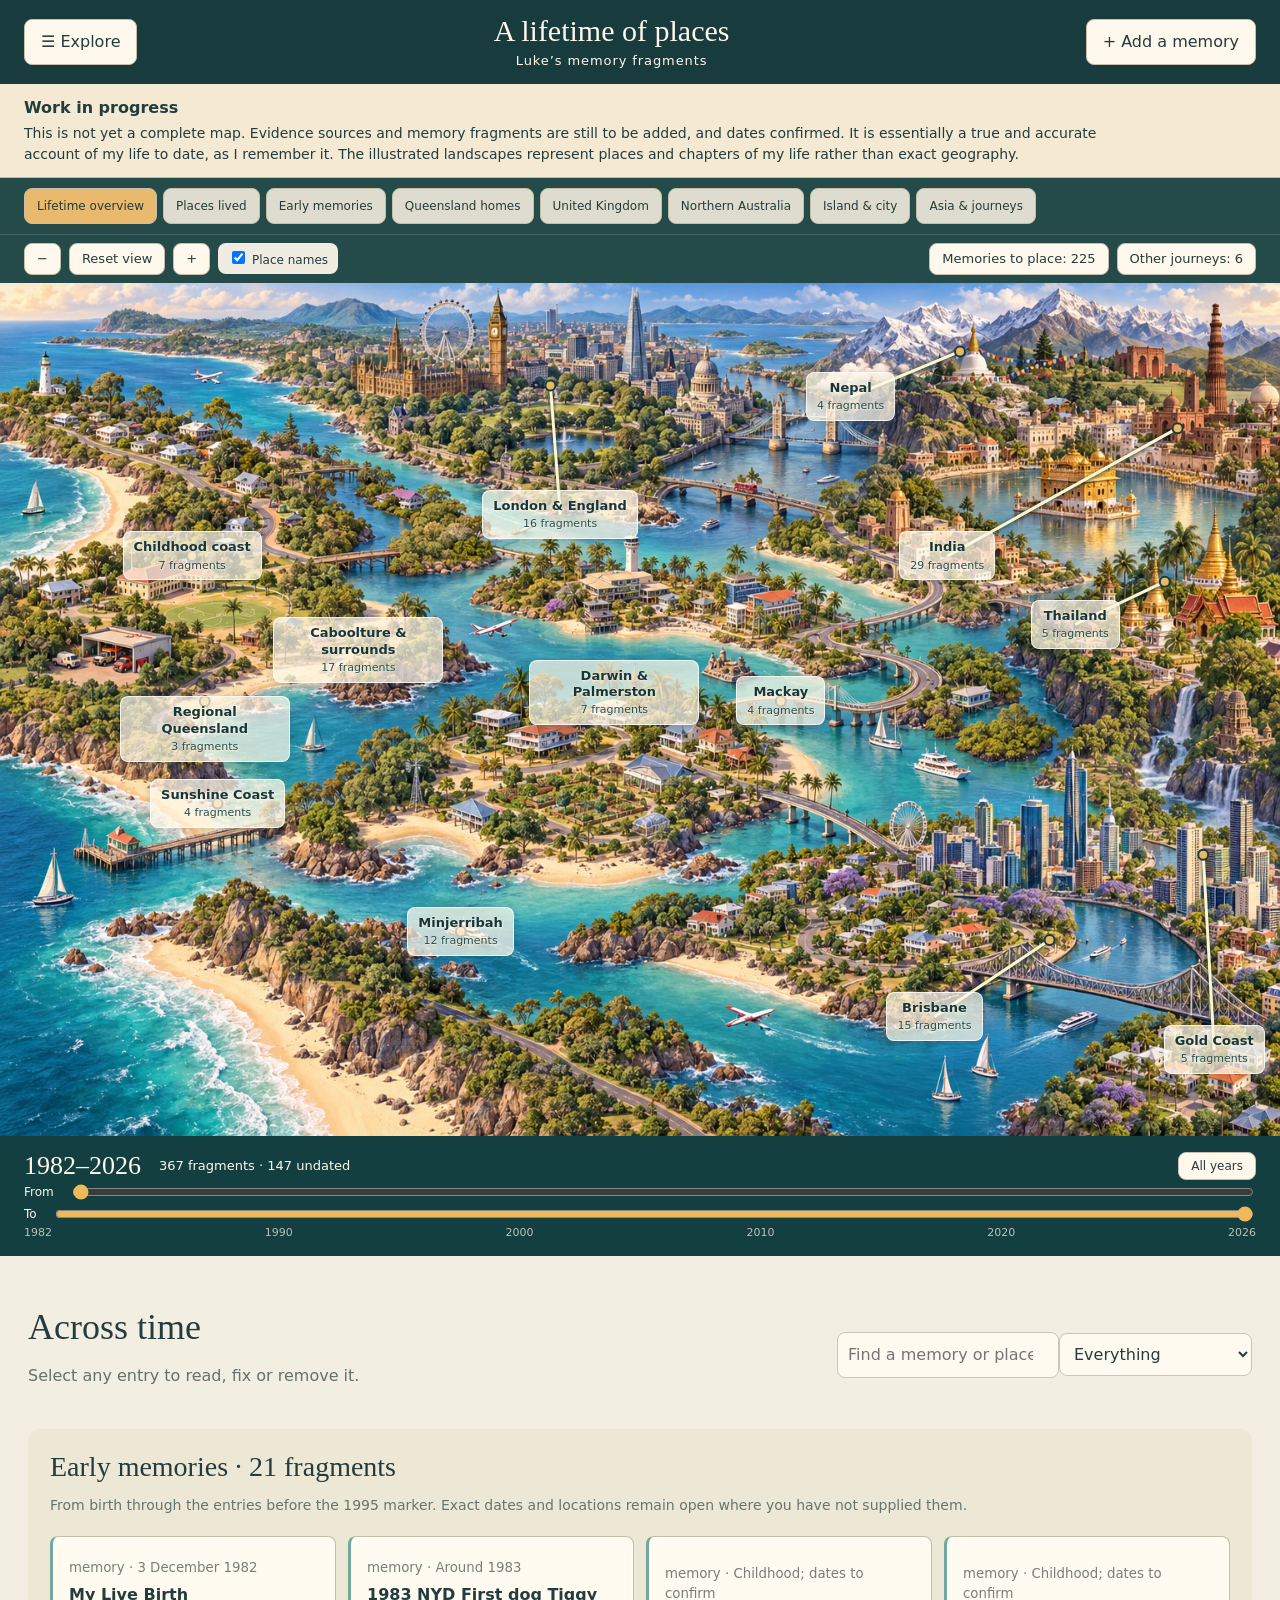
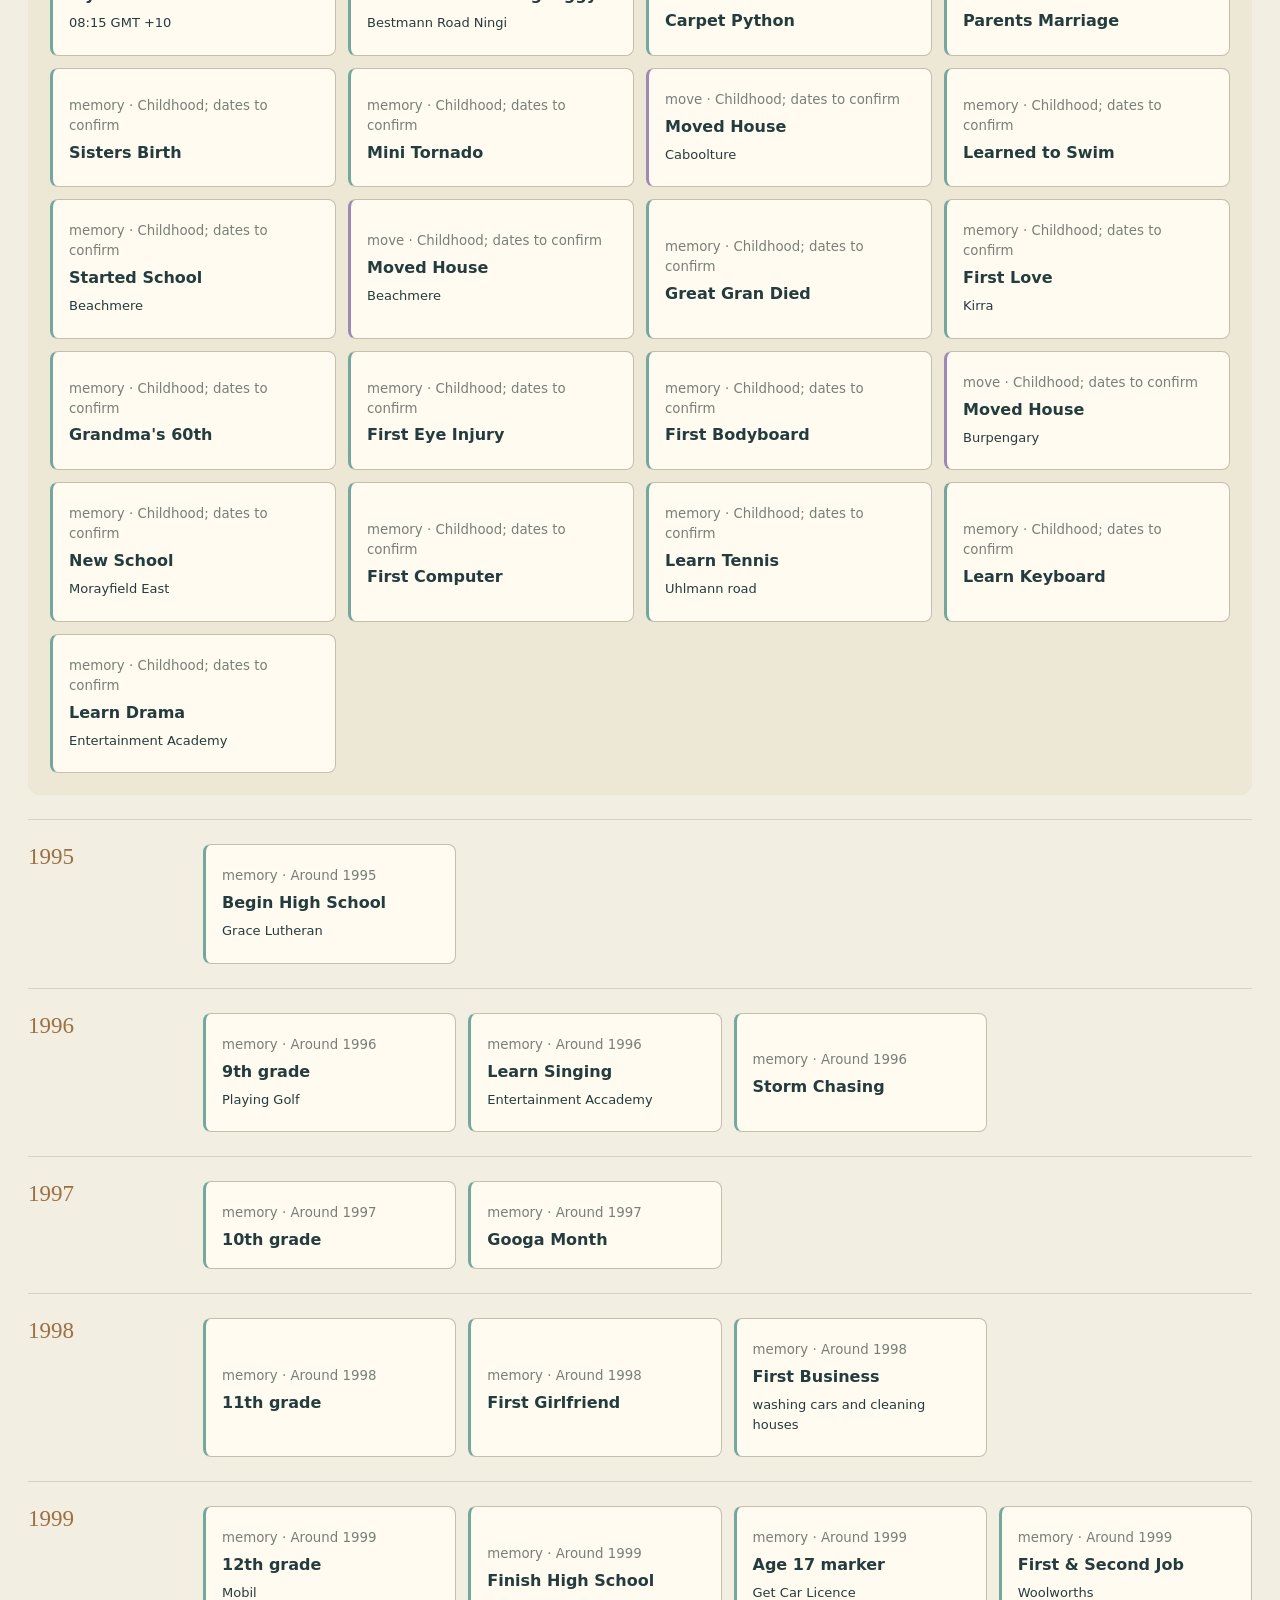
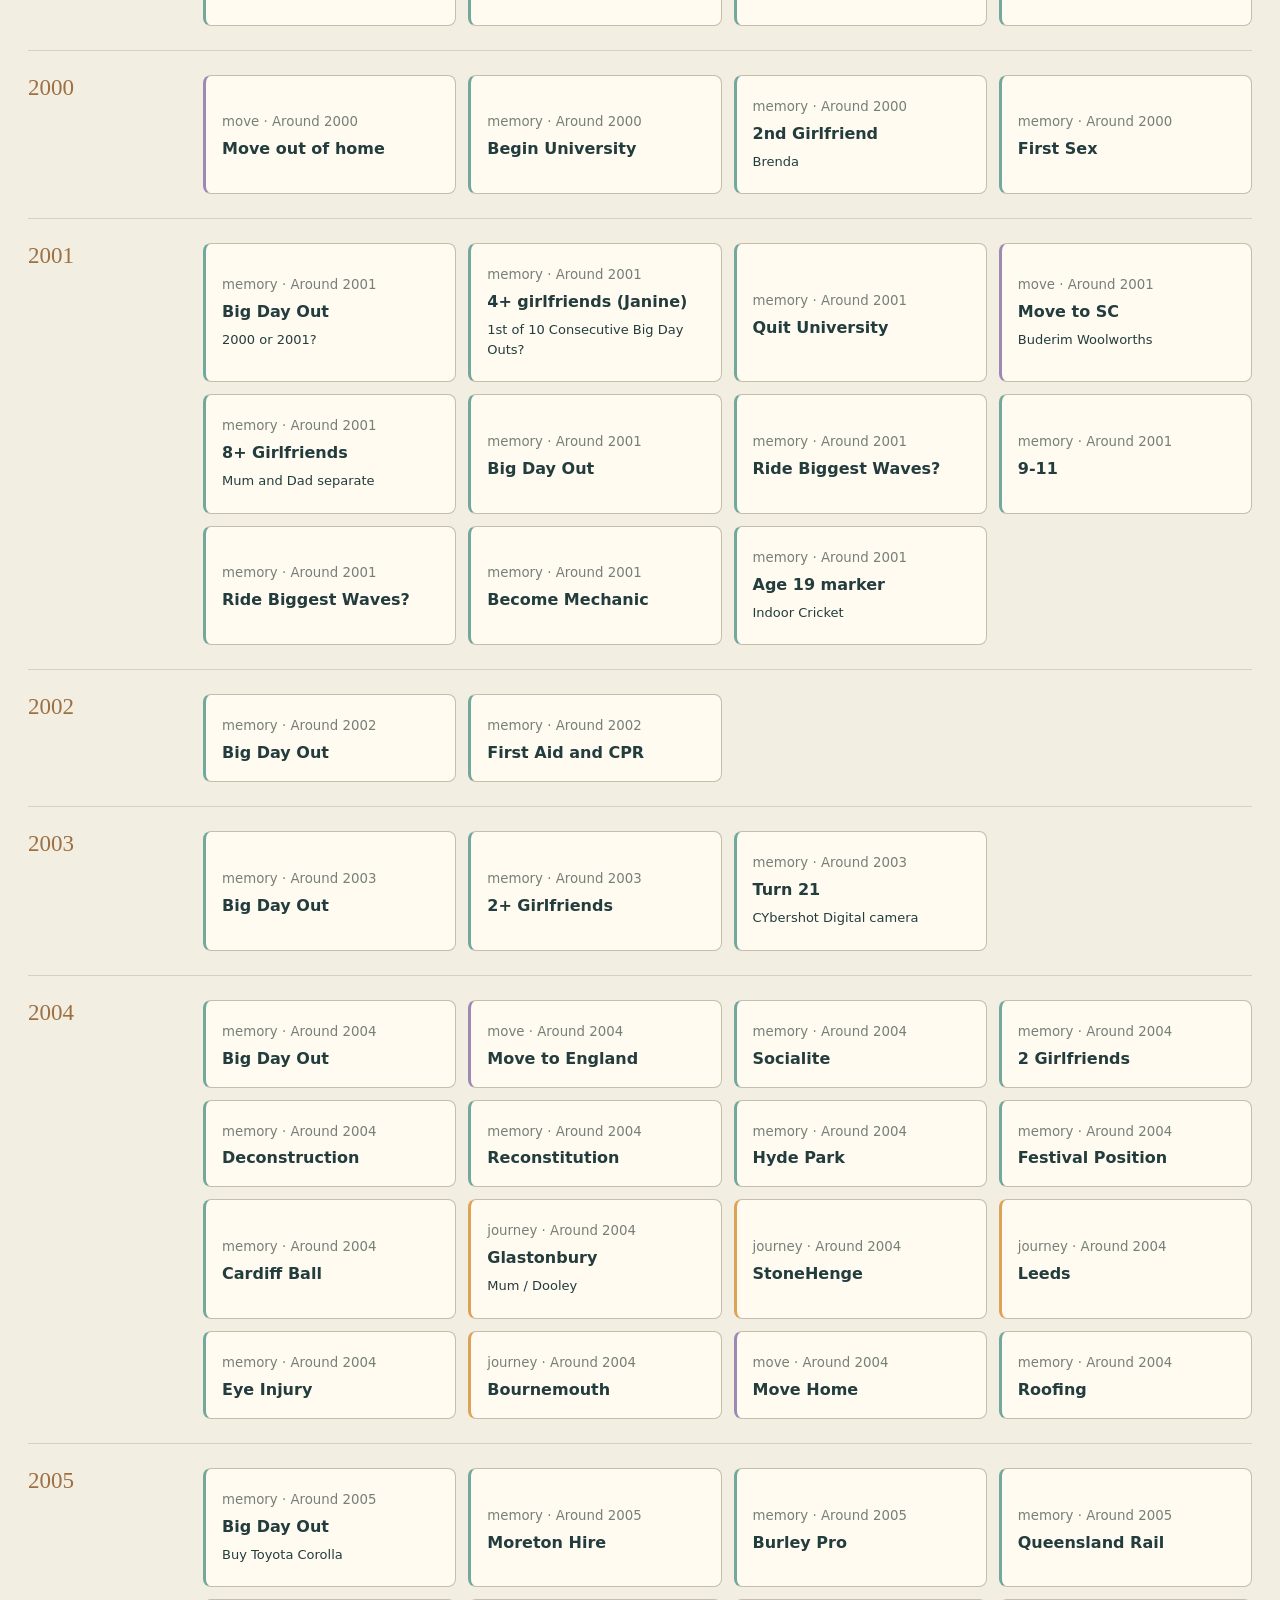
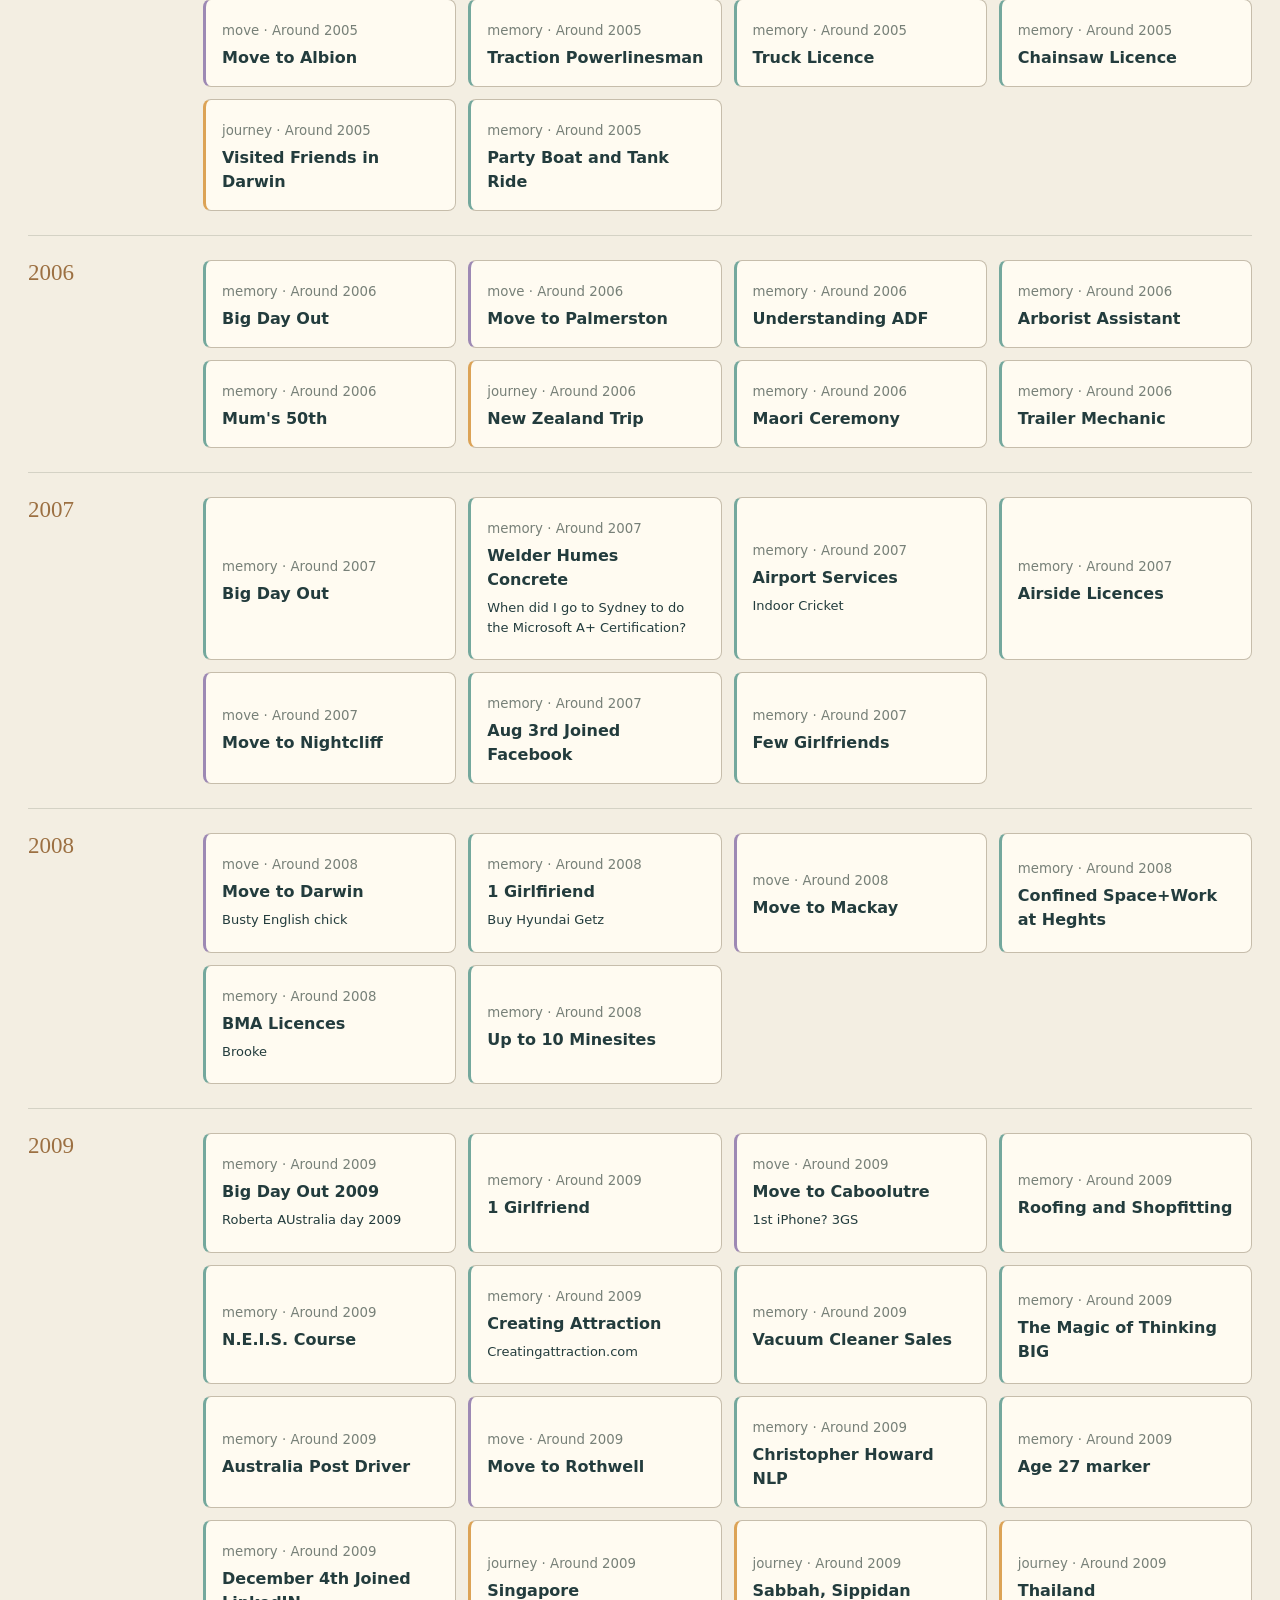
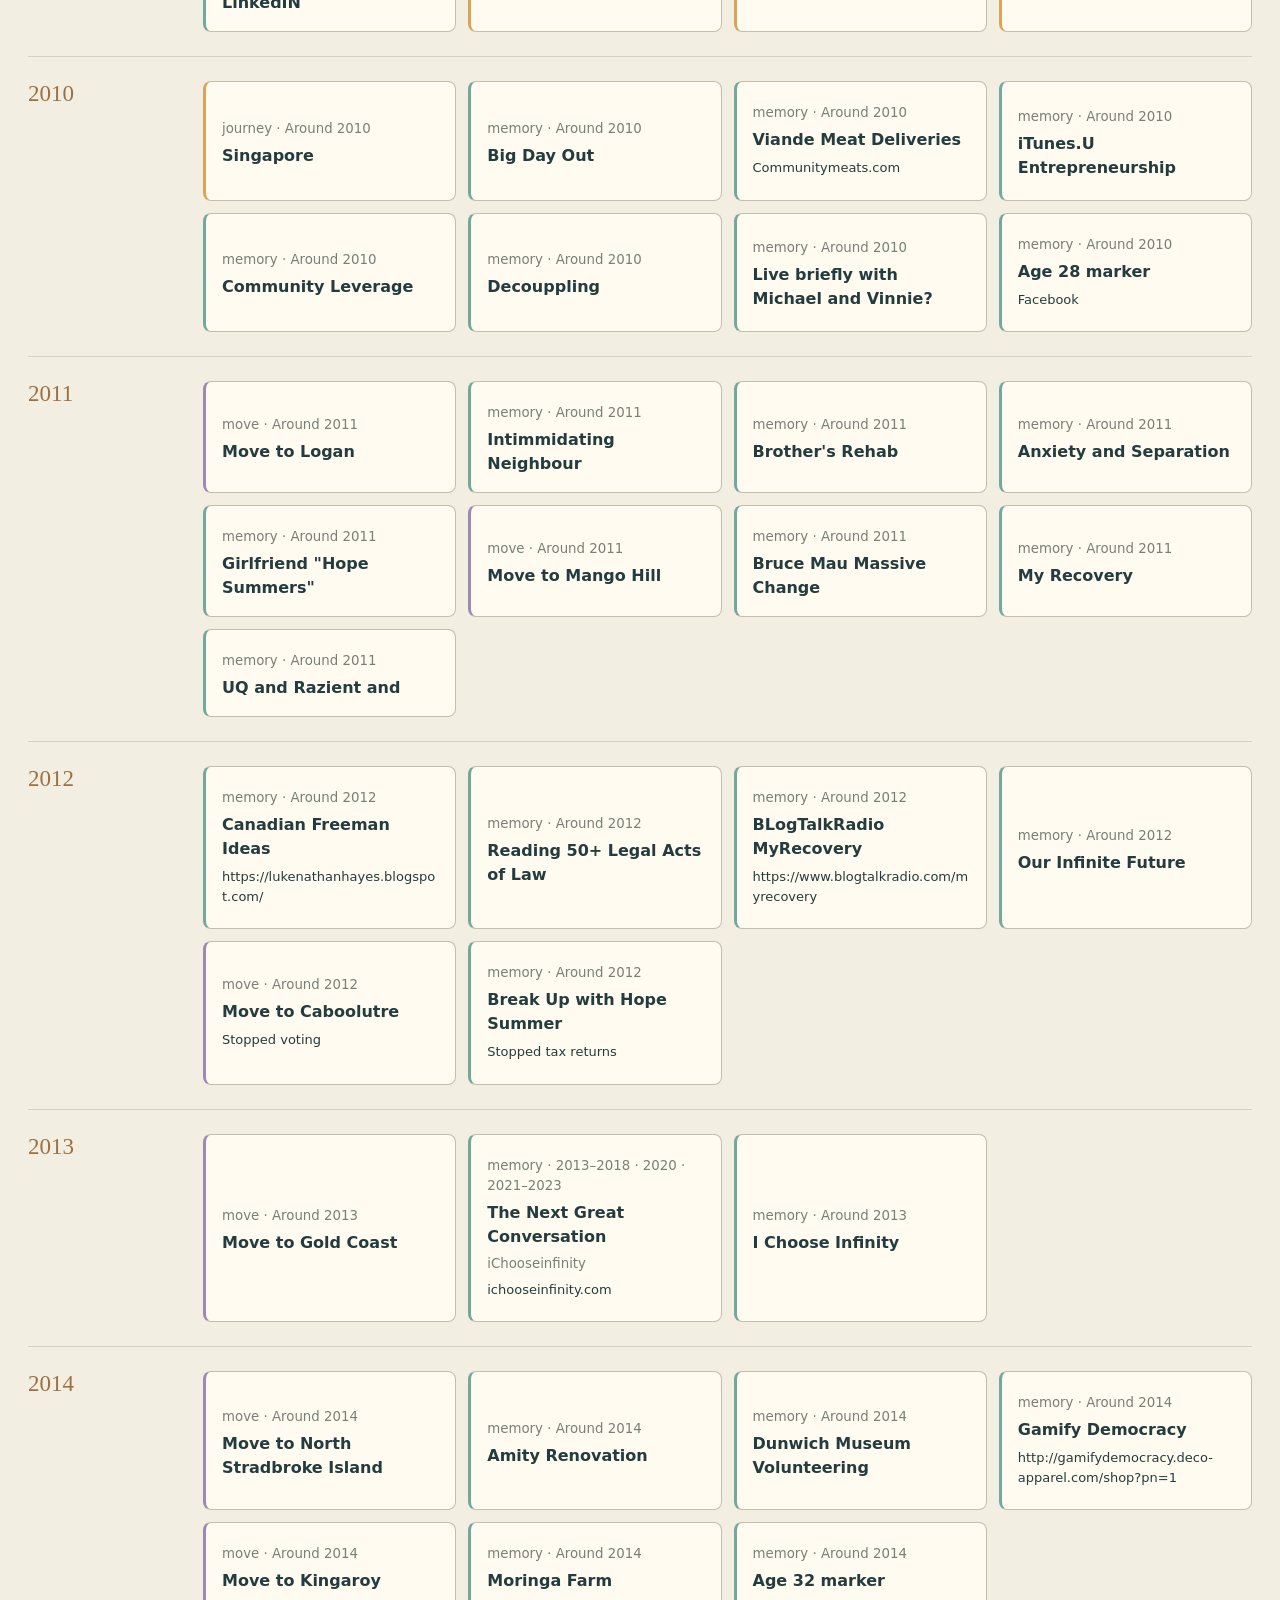
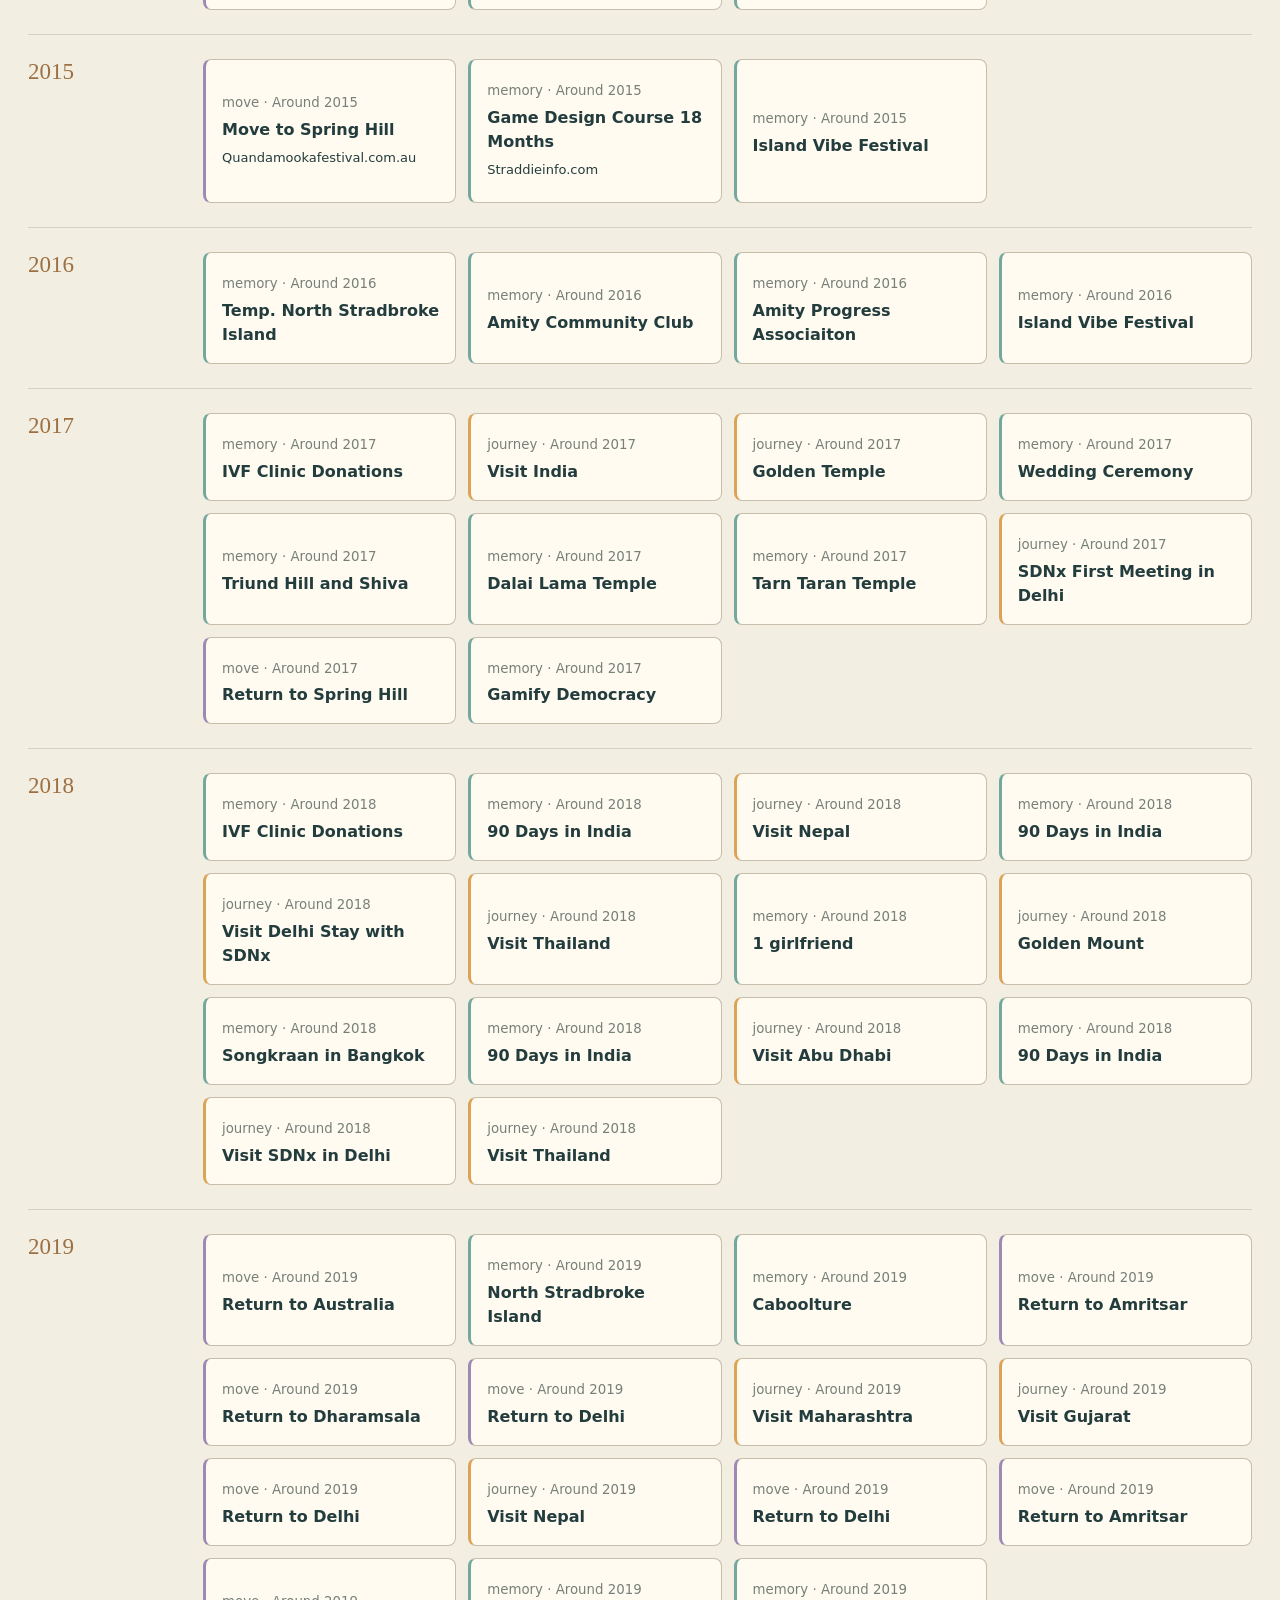
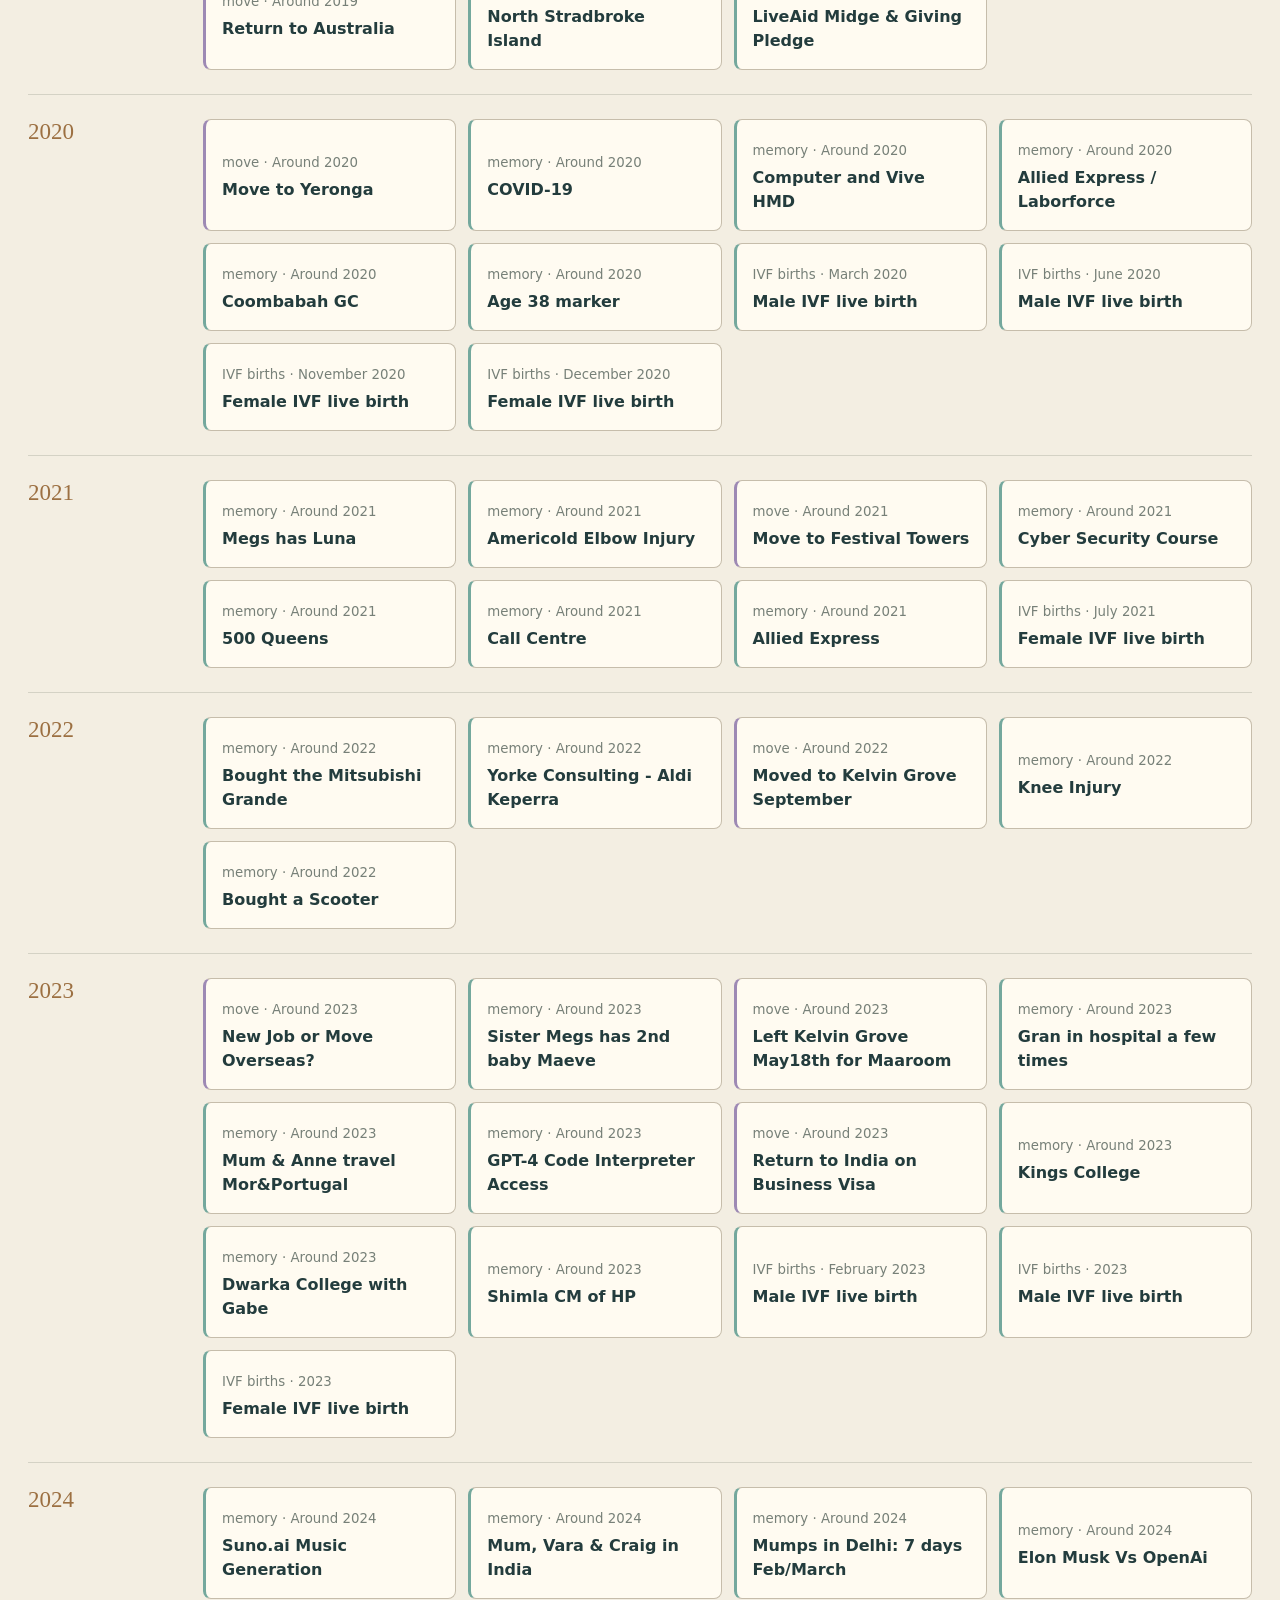
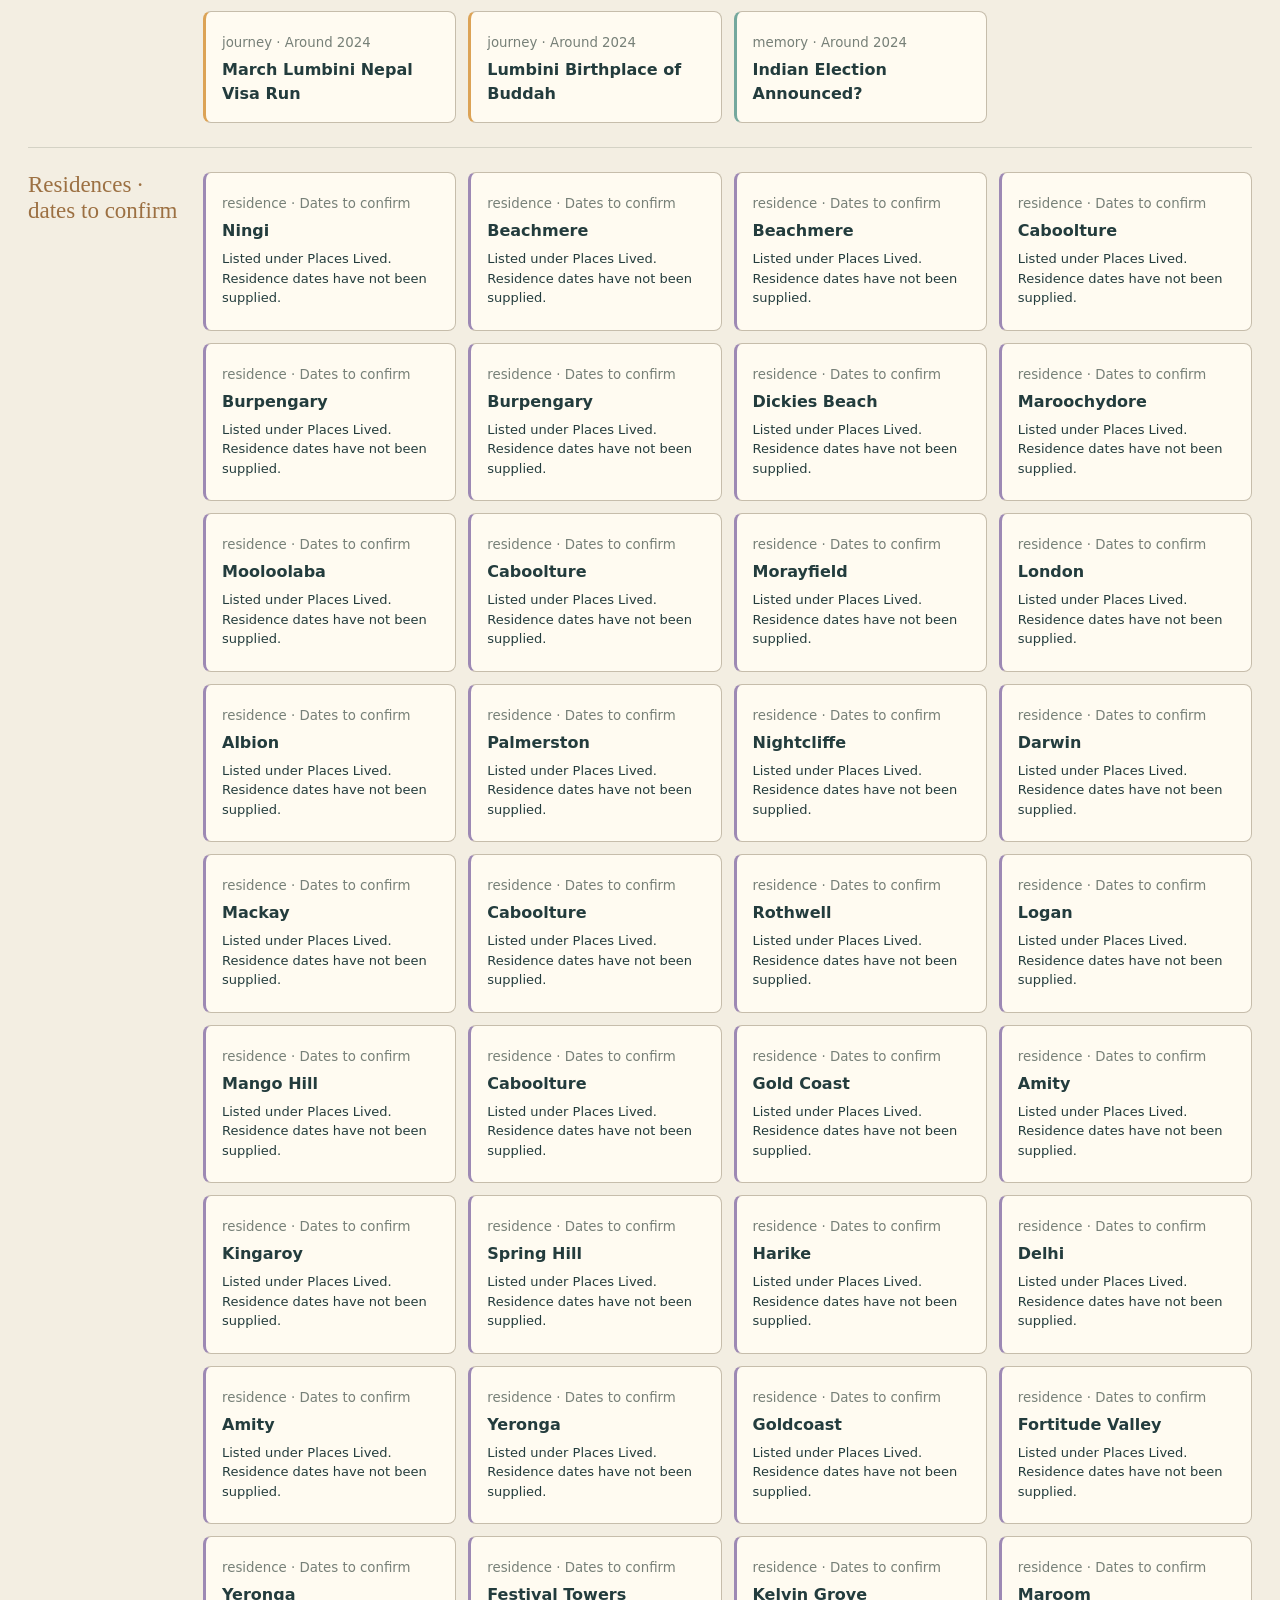
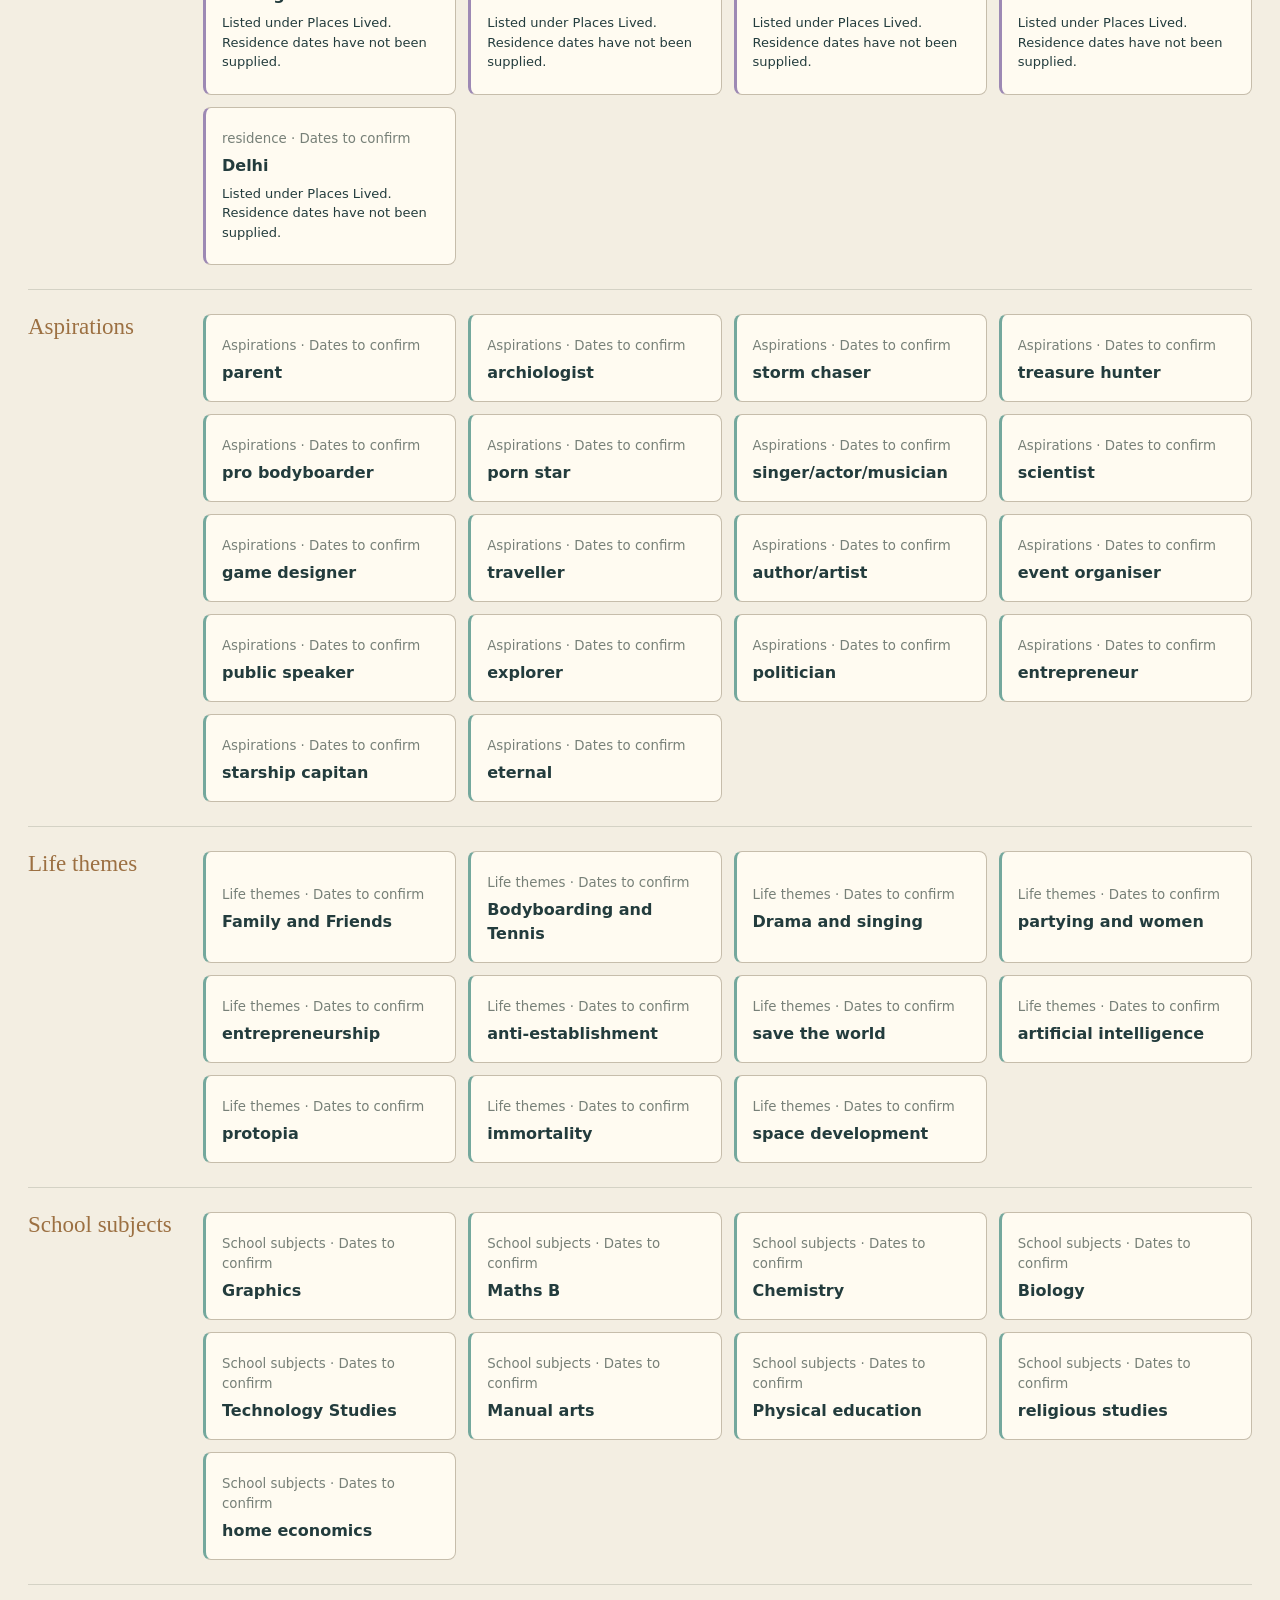
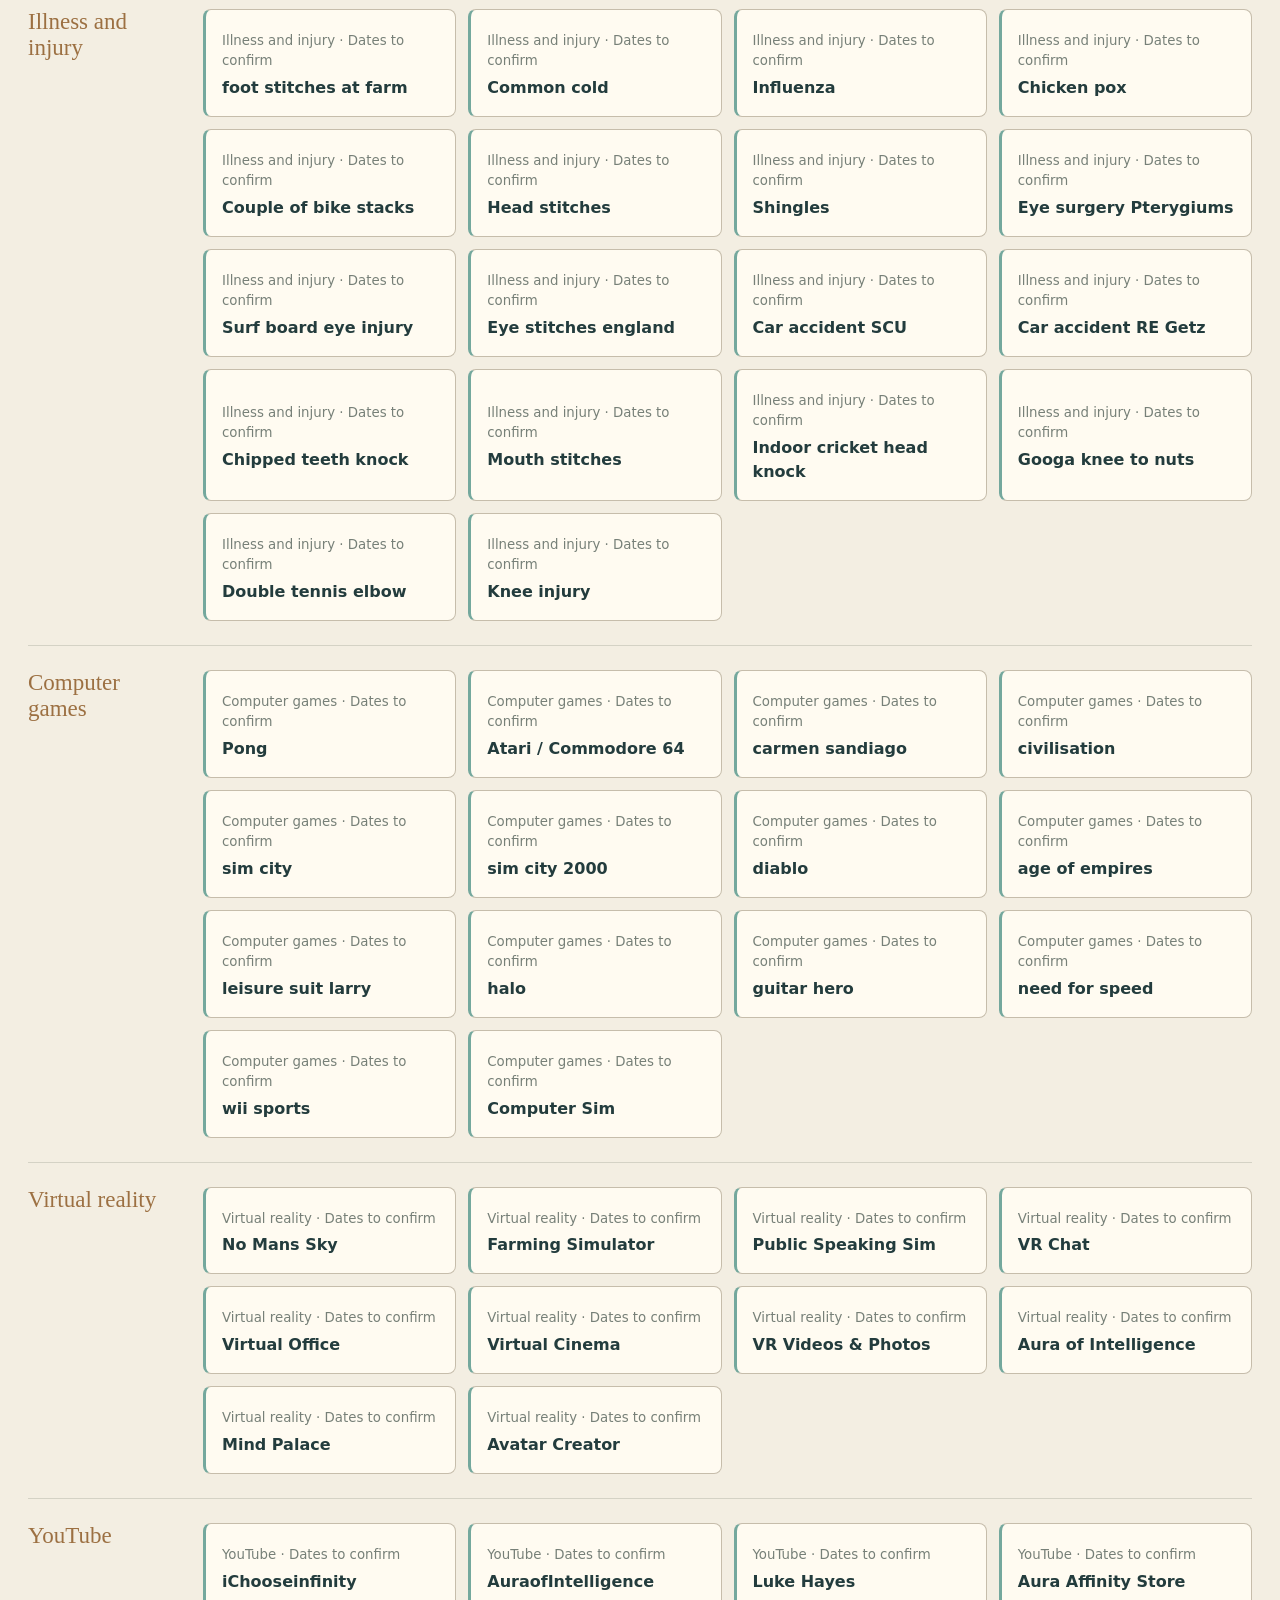
<file: index.html>
<!doctype html>
<html lang="en-AU"><head><meta charset="utf-8"><meta name="viewport" content="width=device-width,initial-scale=1"><title>Luke’s lifetime memory map</title><link rel="stylesheet" href="style.css"></head><body>
<a class="skip" href="#archive">Skip to memory archive</a>
<main><section class="world" aria-label="Illustrated lifetime map"><div id="viewport" tabindex="0" aria-label="Drag to explore. Arrow keys pan; plus and minus zoom."><div id="landscape"><img src="assets/lifetime-world.png" alt="An imagined connected landscape of childhood homes, coastal towns, London, India and travel destinations"><div id="places"></div></div></div>
<header><button id="menu">☰ Explore</button><div><h1>A lifetime of places</h1><p>Luke’s memory fragments</p></div><button id="add">+ Add a memory</button></header>
<aside class="progress-notice" aria-label="Work in progress"><strong>Work in progress</strong><p>This is not yet a complete map. Evidence sources and memory fragments are still to be added, and dates confirmed. It is essentially a true and accurate account of my life to date, as I remember it. The illustrated landscapes represent places and chapters of my life rather than exact geography.</p></aside>
<nav class="worlds" aria-label="Connected maps"><button data-world="0" aria-pressed="true">Lifetime overview</button><button data-world="7">Places lived</button><button data-world="5">Early memories</button><button data-world="1">Queensland homes</button><button data-world="2">United Kingdom</button><button data-world="6">Northern Australia</button><button data-world="3">Island & city</button><button data-world="4">Asia & journeys</button></nav>
<div class="view-controls"><button id="out" aria-label="Zoom out">−</button><button id="reset">Reset view</button><button id="in" aria-label="Zoom in">+</button><label><input id="markers" type="checkbox" checked> Place names</label><span id="map-summary"></span></div>
<div class="timebar"><div><strong id="period">1982–2026</strong><span id="count"></span><button id="all">All years</button></div><label>From <input id="from" type="range" min="1982" max="2026" value="1982"></label><label>To <input id="to" type="range" min="1982" max="2026" value="2026"></label><div class="ticks"><span>1982</span><span>1990</span><span>2000</span><span>2010</span><span>2020</span><span>2026</span></div></div></section>
<section id="archive"><div class="archive-head"><div><h2>Across time</h2><p>Select any entry to read, fix or remove it.</p></div><div><input id="search" type="search" aria-label="Search memories" placeholder="Find a memory or place…"><select id="type" aria-label="Record type"><option value="all">Everything</option><option value="early">Early memories</option><option value="move">Moves and returns</option><option value="journey">Journeys and visits</option><option value="memory">Life fragments</option><option value="residence">Residences</option><option value="theme:Illness and injury">Illness and injury</option><option value="theme:Aspirations">Aspirations</option><option value="theme:Life themes">Life themes</option><option value="theme:School subjects">School subjects</option><option value="theme:Computer games">Computer games</option><option value="theme:Virtual reality">Virtual reality</option><option value="theme:YouTube">YouTube</option><option value="theme:Twitter">Twitter</option></select></div></div><p id="notice" role="status"></p><div id="timeline"></div></section></main>
<dialog id="detail"><button class="close" aria-label="Close">×</button><div id="detail-content"></div></dialog>
<dialog id="navigation"><button class="close" aria-label="Close">×</button><h2>Explore your lifetime</h2><p>Drag the world, zoom in, and select a place. Use the year controls to explore a period.</p><p>The landscape is illustrated geography. Dates drawn from spreadsheet order are marked as approximate. Undated residences stay visible.</p><div id="place-list"></div><button id="export">Download your memory collection</button><label class="import">Import a saved collection<input id="import" type="file" accept="application/json"></label><p>New entries and notes save in this browser. Download a copy to keep them.</p><p><a href="https://auraofintelligence.github.io/Lukes-world-of-work-experience/">Work history world ↗</a> · <a href="https://auraofintelligence.github.io/australian-sire-story-forge/">Story Forge ↗</a> · <a href="https://auraofintelligence.github.io/loose-goose-comedy-engine/">Loose Goose ↗</a> · <a href="https://auraofintelligence.github.io/aura-matrix-studio/">Aura Matrix Studio ↗</a></p></dialog>
<dialog id="editor"><button class="close" aria-label="Close">×</button><h2 id="editor-title">Add a memory fragment</h2><form id="form"><label>Title<input name="title" required></label><label>Location 1<input name="place"></label><div class="date-fields"><label>Start year, if known<input name="year" type="number" min="1900" max="2200"></label><label>End year, if applicable<input name="endYear" type="number" min="1900" max="2200"></label></div><label>Date<input name="date" placeholder="For example, summer 2004 or dates to confirm"></label><label>Kind<select name="type"><option value="memory">Memory</option><option value="residence">Residence</option><option value="journey">Journey</option><option value="move">Move</option></select></label><label>Group<select name="theme"><option value="">Life timeline</option><option>Aspirations</option><option>Life themes</option><option>Illness and injury</option><option>School subjects</option><option>Computer games</option><option>Virtual reality</option><option>YouTube</option><option>Twitter</option></select></label><label><input name="early" type="checkbox"> Include in early memories</label><label>What do you remember?<textarea name="note" rows="6"></textarea></label><button type="submit">Save entry</button></form></dialog>
<dialog id="removed-dialog"><button class="close" aria-label="Close">×</button><h2>Removed entries</h2><div id="removed-list"></div></dialog>
<dialog id="ivf-dialog"><button class="close" aria-label="Close">×</button><h2>Anonymous IVF confirmations</h2><p>Eight anonymous IVF live births confirmed by Luke: four boys and four girls. Six have confirmed months and years; the final two are confirmed as 2023, with months not disclosed after the reporting rules changed. These records appear in the general life timeline at their confirmed dates, independently of adjoining spreadsheet events, people and map locations.</p><div id="ivf-list"></div></dialog>
<footer>Work in progress · Luke Nathan Hayes · Strange But True · <a href="licence.html">Licence</a> · <a href="connections.html">Connected projects</a> · <a href="https://github.com/auraofintelligence/lifetime-memory-map">GitHub repository</a> · <button id="download">Export data</button></footer>
<script src="data/memories.js"></script><script src="app.js"></script></body></html>
</file>
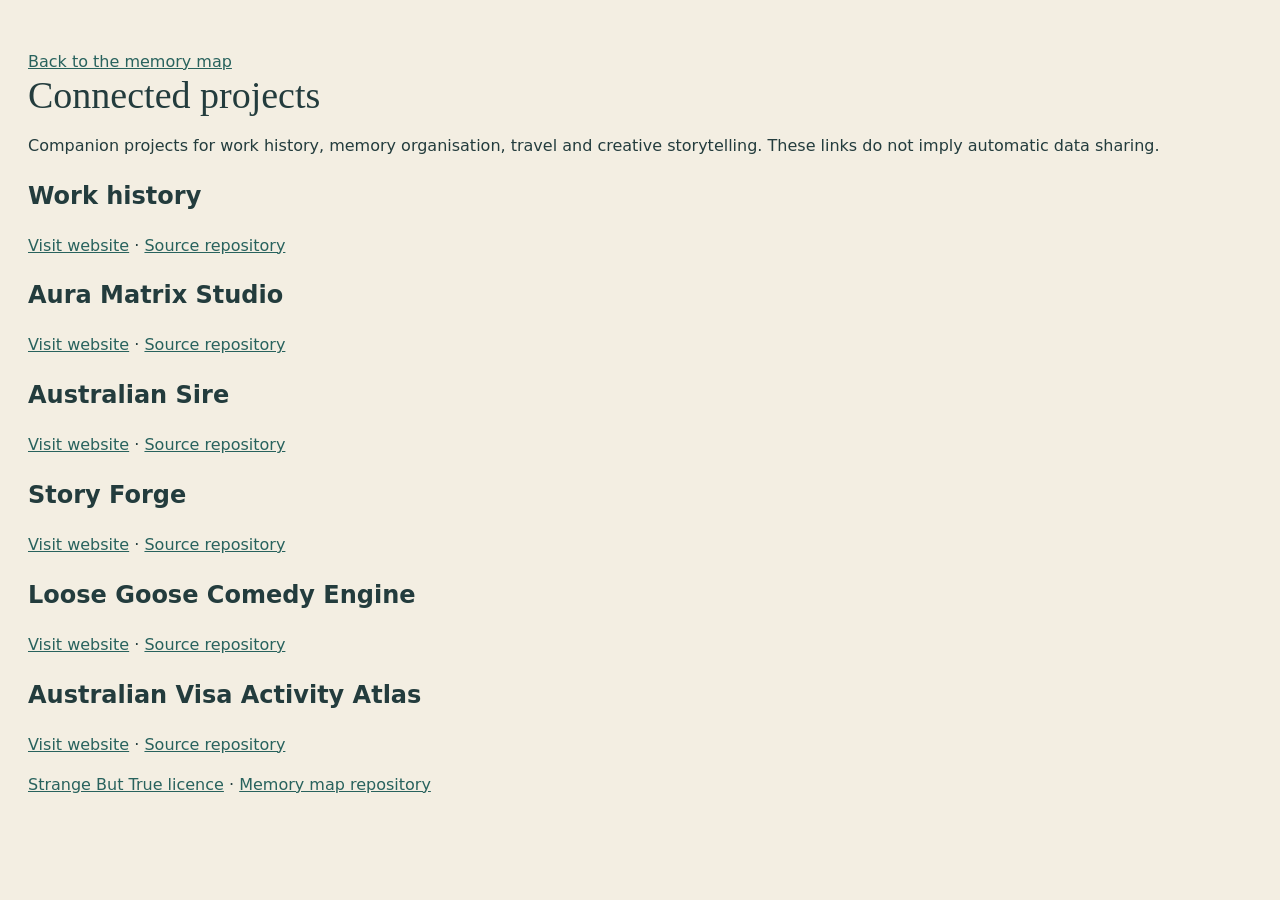
<file: connections.html>
<!doctype html><html lang="en-AU"><head><meta charset="utf-8"><meta name="viewport" content="width=device-width,initial-scale=1"><link rel="stylesheet" href="style.css"><title>Connected projects | Lifetime memory map</title></head><body><main id="archive"><a href="index.html">Back to the memory map</a><h1>Connected projects</h1><p>Companion projects for work history, memory organisation, travel and creative storytelling. These links do not imply automatic data sharing.</p><section><h2>Work history</h2><p><a href="https://auraofintelligence.github.io/Lukes-world-of-work-experience/">Visit website</a> · <a href="https://github.com/auraofintelligence/Lukes-world-of-work-experience">Source repository</a></p></section><section><h2>Aura Matrix Studio</h2><p><a href="https://auraofintelligence.github.io/aura-matrix-studio/">Visit website</a> · <a href="https://github.com/auraofintelligence/aura-matrix-studio">Source repository</a></p></section><section><h2>Australian Sire</h2><p><a href="https://auraofintelligence.github.io/australiansire/">Visit website</a> · <a href="https://github.com/auraofintelligence/australiansire">Source repository</a></p></section><section><h2>Story Forge</h2><p><a href="https://auraofintelligence.github.io/australian-sire-story-forge/">Visit website</a> · <a href="https://github.com/auraofintelligence/australian-sire-story-forge">Source repository</a></p></section><section><h2>Loose Goose Comedy Engine</h2><p><a href="https://auraofintelligence.github.io/loose-goose-comedy-engine/">Visit website</a> · <a href="https://github.com/auraofintelligence/loose-goose-comedy-engine">Source repository</a></p></section><section><h2>Australian Visa Activity Atlas</h2><p><a href="https://auraofintelligence.github.io/Australian-visa-activity-atlas/">Visit website</a> · <a href="https://github.com/auraofintelligence/Australian-visa-activity-atlas">Source repository</a></p></section><p><a href="licence.html">Strange But True licence</a> · <a href="https://github.com/auraofintelligence/lifetime-memory-map">Memory map repository</a></p></main></body></html>
</file>
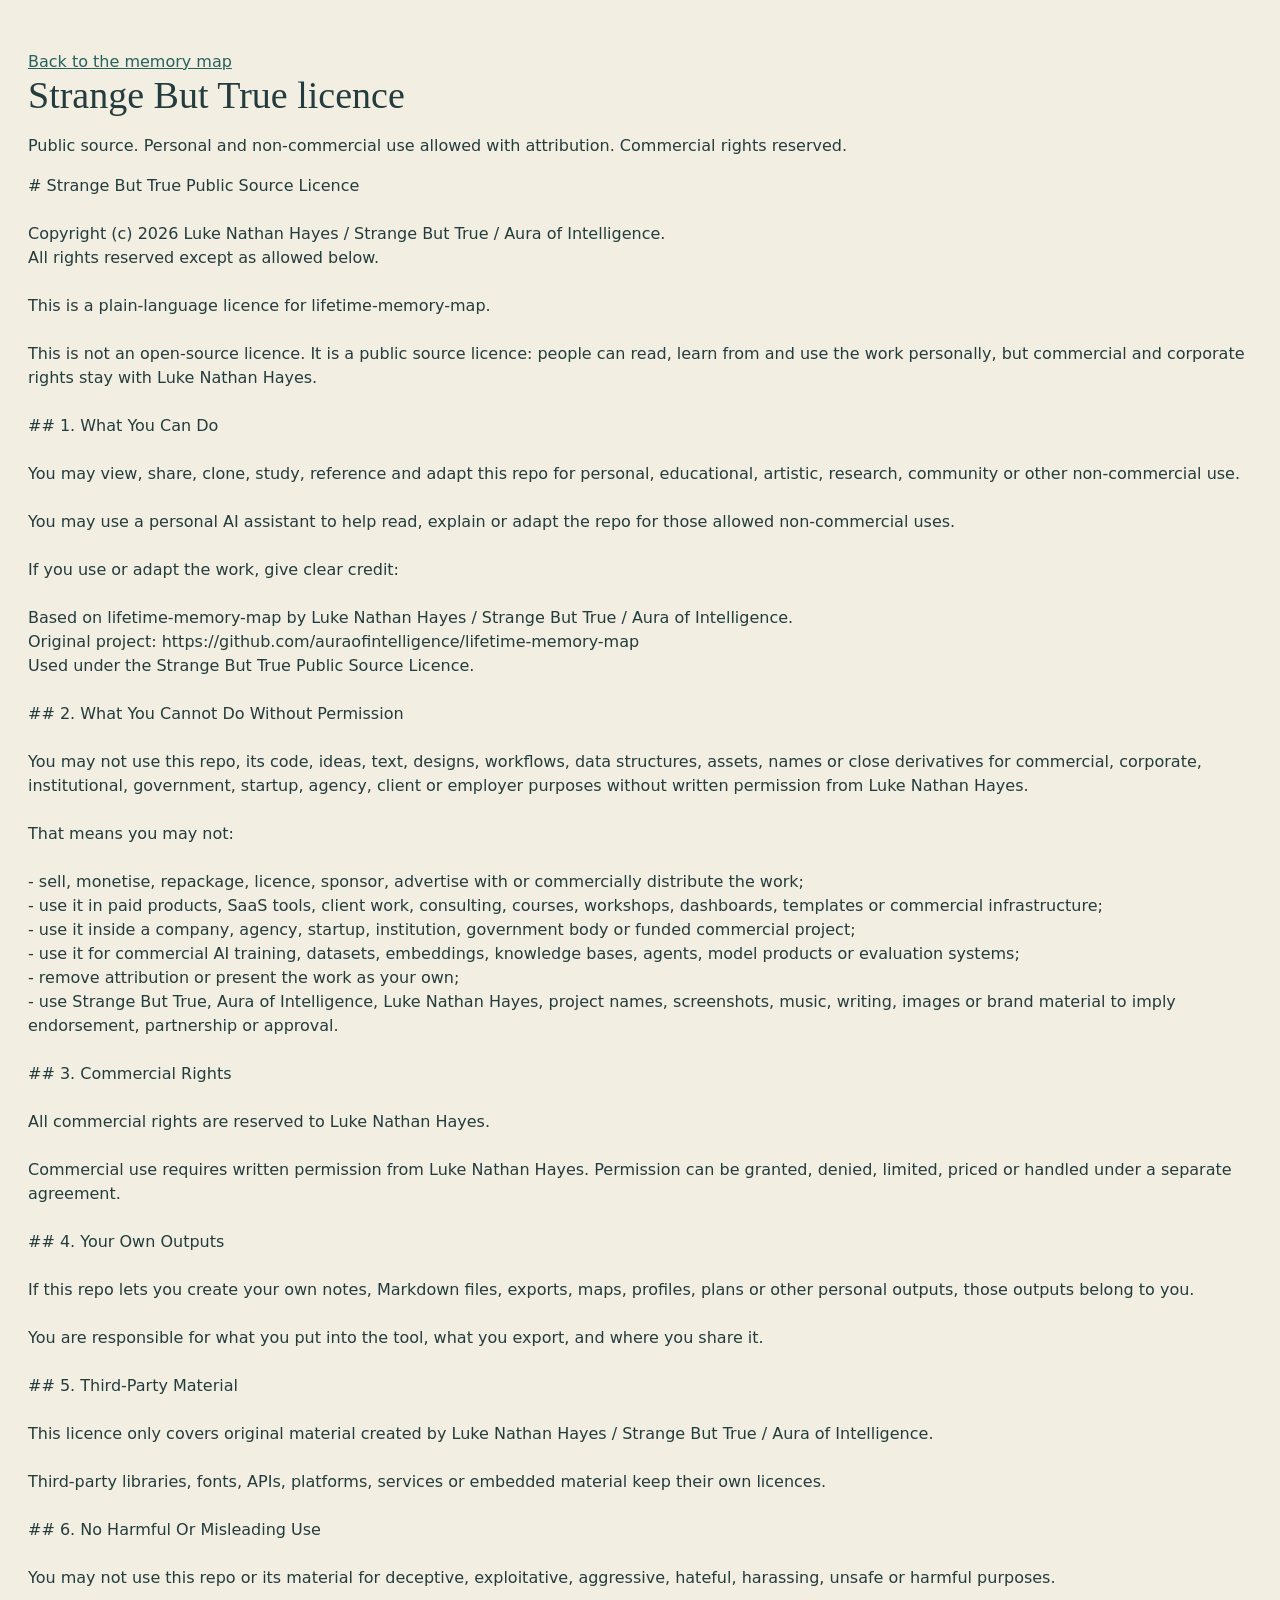
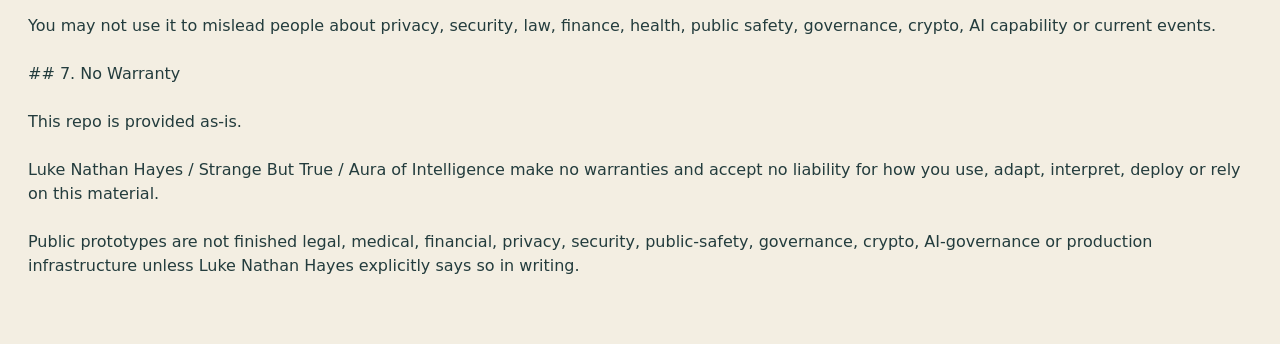
<file: licence.html>
<!doctype html><html lang="en-AU"><head><meta charset="utf-8"><meta name="viewport" content="width=device-width,initial-scale=1"><link rel="stylesheet" href="style.css"><title>Strange But True licence | Lifetime memory map</title></head><body><main id="archive"><a href="index.html">Back to the memory map</a><h1>Strange But True licence</h1><p>Public source. Personal and non-commercial use allowed with attribution. Commercial rights reserved.</p><pre style="white-space:pre-wrap;font:inherit"># Strange But True Public Source Licence

Copyright (c) 2026 Luke Nathan Hayes / Strange But True / Aura of Intelligence.
All rights reserved except as allowed below.

This is a plain-language licence for lifetime-memory-map.

This is not an open-source licence. It is a public source licence: people can read, learn from and use the work personally, but commercial and corporate rights stay with Luke Nathan Hayes.

## 1. What You Can Do

You may view, share, clone, study, reference and adapt this repo for personal, educational, artistic, research, community or other non-commercial use.

You may use a personal AI assistant to help read, explain or adapt the repo for those allowed non-commercial uses.

If you use or adapt the work, give clear credit:

Based on lifetime-memory-map by Luke Nathan Hayes / Strange But True / Aura of Intelligence.
Original project: https://github.com/auraofintelligence/lifetime-memory-map
Used under the Strange But True Public Source Licence.

## 2. What You Cannot Do Without Permission

You may not use this repo, its code, ideas, text, designs, workflows, data structures, assets, names or close derivatives for commercial, corporate, institutional, government, startup, agency, client or employer purposes without written permission from Luke Nathan Hayes.

That means you may not:

- sell, monetise, repackage, licence, sponsor, advertise with or commercially distribute the work;
- use it in paid products, SaaS tools, client work, consulting, courses, workshops, dashboards, templates or commercial infrastructure;
- use it inside a company, agency, startup, institution, government body or funded commercial project;
- use it for commercial AI training, datasets, embeddings, knowledge bases, agents, model products or evaluation systems;
- remove attribution or present the work as your own;
- use Strange But True, Aura of Intelligence, Luke Nathan Hayes, project names, screenshots, music, writing, images or brand material to imply endorsement, partnership or approval.

## 3. Commercial Rights

All commercial rights are reserved to Luke Nathan Hayes.

Commercial use requires written permission from Luke Nathan Hayes. Permission can be granted, denied, limited, priced or handled under a separate agreement.

## 4. Your Own Outputs

If this repo lets you create your own notes, Markdown files, exports, maps, profiles, plans or other personal outputs, those outputs belong to you.

You are responsible for what you put into the tool, what you export, and where you share it.

## 5. Third-Party Material

This licence only covers original material created by Luke Nathan Hayes / Strange But True / Aura of Intelligence.

Third-party libraries, fonts, APIs, platforms, services or embedded material keep their own licences.

## 6. No Harmful Or Misleading Use

You may not use this repo or its material for deceptive, exploitative, aggressive, hateful, harassing, unsafe or harmful purposes.

You may not use it to mislead people about privacy, security, law, finance, health, public safety, governance, crypto, AI capability or current events.

## 7. No Warranty

This repo is provided as-is.

Luke Nathan Hayes / Strange But True / Aura of Intelligence make no warranties and accept no liability for how you use, adapt, interpret, deploy or rely on this material.

Public prototypes are not finished legal, medical, financial, privacy, security, public-safety, governance, crypto, AI-governance or production infrastructure unless Luke Nathan Hayes explicitly says so in writing.
</pre></main></body></html>
</file>
<file: style.css>
*{box-sizing:border-box}body{margin:0;background:#f3eee2;color:#233c3d;font:16px/1.5 system-ui,sans-serif}button,input,select,textarea{font:inherit}button,a,input,select,textarea{touch-action:manipulation}button{cursor:pointer;background:#fff8ec;border:1px solid #c6bdab;border-radius:8px;padding:.65rem 1rem;color:#233c3d}button:hover{background:#e4f1e9}button:focus-visible,a:focus-visible,input:focus-visible{outline:3px solid #efac4e;outline-offset:3px}a{color:#28625d}.skip{position:absolute;left:10px;top:-80px;z-index:10}.skip:focus{top:10px}.world{position:relative;height:88vh;min-height:560px;background:#244a4b;overflow:hidden}#viewport{position:absolute;inset:0;overflow:hidden;cursor:grab;touch-action:none}#viewport:active{cursor:grabbing}#landscape{position:absolute;width:100%;height:100%;transform-origin:center;will-change:transform}#landscape img{width:100%;height:100%;object-fit:fill;pointer-events:none}header{position:absolute;top:20px;left:24px;right:24px;display:flex;align-items:flex-start;justify-content:space-between;gap:16px;pointer-events:none}header>*{pointer-events:auto}header div{background:#173b3ce8;color:#fff8eb;padding:12px 22px;border-radius:12px;text-align:center}h1{font:500 clamp(22px,3vw,38px)/1.15 Georgia,serif;margin:0}header p{margin:5px 0 0;font-size:13px;letter-spacing:.07em}.place{position:absolute;transform:translate(-50%,-50%);background:#fffae9ef;box-shadow:0 3px 18px #18352d55;border:1px solid #fff;padding:5px 10px;font-size:13px;white-space:nowrap;max-width:180px}.place strong{display:block}.place small{color:#57716c}.place.quiet{opacity:.62}.place.dot{font-size:0;width:18px;height:18px;border-radius:50%;padding:0;background:#edbb68}.place.dot>*{display:none}.view-controls{position:absolute;bottom:165px;right:24px;display:flex;gap:5px;align-items:center}.view-controls label{background:#fff8edee;padding:8px;border-radius:8px;font-size:12px}.timebar{position:absolute;bottom:18px;left:24px;right:24px;background:#143f40f0;color:#fff8eb;border:1px solid #e7ead14a;border-radius:14px;padding:14px 22px;box-shadow:0 8px 25px #14303044}.timebar>div:first-child{display:flex;gap:18px;align-items:center}.timebar strong{font:26px Georgia,serif}.timebar #count{font-size:13px;flex:1}.timebar button{font-size:12px;padding:4px 12px}.timebar label{display:flex;gap:16px;align-items:center;font-size:12px}.timebar input{width:100%;accent-color:#efb85b}.ticks{display:flex;justify-content:space-between;font-size:11px;opacity:.7}#archive{max-width:1350px;margin:auto;padding:50px 28px}.archive-head{display:flex;justify-content:space-between;align-items:center;gap:20px}.archive-head h2{font:36px Georgia,serif;margin:0}.archive-head p{color:#64706a}.archive-head input,.archive-head select{padding:10px;border-radius:8px;border:1px solid #c5c7bb;background:#fffaf0;max-width:100%}#timeline{margin-top:25px}.year-group{display:grid;grid-template-columns:90px 1fr;gap:20px;padding:24px 0;border-top:1px solid #d4d2c5}.year-group h3{font:26px Georgia,serif;margin:0;color:#9c7042}.fragments{display:grid;grid-template-columns:repeat(auto-fill,minmax(235px,1fr));gap:12px}.fragment{text-align:left;background:#fffbf1;border-left:3px solid #74a89d;padding:16px;white-space:normal}.fragment[data-type=journey]{border-left-color:#dca356}.fragment[data-type=move],.fragment[data-type=residence]{border-left-color:#9d89b4}.fragment strong{display:block;font-weight:550}.fragment small{display:block;color:#778078;margin:5px 0}.fragment p{font-size:13px;margin:6px 0;overflow-wrap:anywhere}dialog{border:0;border-radius:16px;padding:34px;max-width:650px;width:calc(100% - 30px);max-height:86vh;background:#fff9ed;color:#233c3d;box-shadow:0 20px 80px #102c3380}dialog::backdrop{background:#15323699;backdrop-filter:blur(4px)}dialog h2{font:32px Georgia,serif;margin:10px 30px 12px 0}.close{position:absolute;right:12px;top:12px;font-size:22px;padding:2px 10px}.metadata{font-size:13px;color:#68756e}.raw{white-space:pre-wrap}.note-label,form label{display:block;margin:14px 0}textarea,input,select{border:1px solid #c6c9bb;border-radius:6px;background:#fffdf5;color:#233c3d}form input,form select,form textarea,.note-label textarea{display:block;width:100%;padding:9px;margin:5px 0}.import{display:block;margin:20px 0}.import input{display:block}#place-list{display:flex;flex-wrap:wrap;gap:6px;margin:20px 0}footer{padding:22px;text-align:center;font-size:12px;color:#68756e}footer button{font-size:12px}.empty{padding:30px;background:#fff8ed;border-radius:10px}@media(max-width:650px){.world{height:80vh;min-height:560px}header{left:12px;right:12px;top:12px}header div{padding:10px}header p{font-size:10px}header button{font-size:12px;padding:8px}h1{font-size:21px}.timebar{left:10px;right:10px;padding:12px}.timebar strong{font-size:20px}.view-controls{right:10px}.archive-head{display:block}.archive-head>div:last-child{display:flex;gap:6px}.archive-head input{width:60%}.year-group{grid-template-columns:55px 1fr;gap:10px}.year-group h3{font-size:19px}#archive{padding:30px 15px}.place{font-size:10px;padding:3px 6px}.place small{display:none}.fragments{grid-template-columns:1fr}}@media(prefers-reduced-motion:reduce){*{scroll-behaviour:auto!important}}
.worlds{position:absolute;top:112px;left:24px;display:flex;gap:6px;max-width:calc(100% - 48px);overflow:auto;padding:5px;background:#163b3bbf;border-radius:10px}.worlds button{white-space:nowrap;font-size:12px;padding:8px 12px;background:#fff6e5d9}.worlds button[aria-pressed=true]{background:#e9b96d;color:#223c3a}@media(max-width:650px){.worlds{top:94px;left:10px;max-width:calc(100% - 20px)}.worlds button{font-size:11px}}
.view-controls{top:170px;bottom:auto;right:12px;display:grid;grid-template-columns:repeat(3,1fr);max-width:180px}.view-controls label{grid-column:1/-1;text-align:center}.place small{font-variant-numeric:tabular-nums}@media(max-width:650px){.view-controls{top:145px;right:8px;max-width:125px}.view-controls button{font-size:11px;padding:6px}.view-controls label{font-size:10px}}
.world{height:max(88vh,66.667vw)}#landscape{width:max(100%,900px);height:auto;aspect-ratio:3/2}#landscape img{display:block;width:100%;height:auto;aspect-ratio:3/2;object-fit:contain}@media(max-width:650px){.world{height:80vh;min-height:675px}.view-controls{top:160px;grid-template-columns:repeat(3,1fr);max-width:145px}.timebar #count{font-size:10px}}
/* Controls have their own rows; artwork never sits under them. */
.world{display:flex;flex-direction:column;height:auto;min-height:0;background:#183c3d;overflow:hidden}
.world header{position:static;order:0;display:flex;align-items:center;padding:14px 24px;gap:12px}
.world header div{background:none;padding:0}.world header h1{font-size:30px}.world header p{margin:2px 0 0}
.worlds{position:static;order:1;max-width:none;margin:0;padding:10px 24px;flex-wrap:wrap;overflow:visible;background:#244b4a;border-radius:0}
.view-controls{position:static;order:2;display:flex;max-width:none;padding:8px 24px;gap:8px;background:#244b4a;border-top:1px solid #ffffff20}
.view-controls button{padding:5px 12px;font-size:13px}.view-controls label{padding:5px 10px;font-size:12px}
#viewport{position:relative;order:3;height:66.667vw;min-height:600px;width:100%;flex:none;overflow:hidden}
#landscape{width:max(100%,900px);height:auto;aspect-ratio:3/2}
.timebar{position:static;order:4;border-radius:0;padding:15px 24px;border:0;box-shadow:none;margin:0}
.place{max-width:170px;white-space:normal;text-align:center;line-height:1.25;font-size:13px;padding:7px 10px}.place small{font-size:11px;margin-top:3px;display:block}.place.dot{width:18px;height:18px;padding:0}
.early-intro{font-size:14px;color:#66756d;margin:0 0 20px}.early-group{background:#ede7d6;border-radius:12px;padding:22px;margin:0 0 24px}.early-group h3{margin:0 0 12px;font:28px Georgia,serif}.early-group .fragments{grid-template-columns:repeat(auto-fill,minmax(230px,1fr))}
@media(max-width:650px){.world header{padding:12px;align-items:center}.world header h1{font-size:19px}.world header p{font-size:10px}.world header button{font-size:11px;padding:7px}.worlds{padding:8px 12px;gap:5px}.worlds button{padding:7px;font-size:11px}.view-controls{padding:8px 12px;max-width:none;flex-wrap:wrap}.view-controls label{font-size:11px}#viewport{height:600px;min-height:600px}.timebar{padding:12px}.timebar>div:first-child{gap:8px;flex-wrap:wrap}.timebar #count{font-size:11px}.place{font-size:12px}.place small{display:block}.early-group{padding:14px}.early-group .fragments{grid-template-columns:1fr}}
.entry-actions{display:flex;gap:10px;flex-wrap:wrap;margin:16px 0}.date-fields{display:grid;grid-template-columns:1fr 1fr;gap:12px}form input[type=checkbox]{display:inline;width:auto}.removed-row{display:flex;justify-content:space-between;align-items:center;gap:14px;padding:14px 0;border-bottom:1px solid #d5cdbd}.year-group{grid-template-columns:155px 1fr}.year-group h3{overflow-wrap:anywhere;font-size:23px}#notice:empty{display:none}#notice{padding:12px;background:#e4efe5;border-radius:8px}#export+button{margin-left:8px}@media(max-width:650px){.year-group{grid-template-columns:1fr}.year-group h3{font-size:22px}.date-fields{grid-template-columns:1fr}.removed-row{align-items:flex-start}}
.raw{overflow-wrap:anywhere}
.structured-fields{margin:20px 0;border-top:1px solid #d7d0c0;padding-top:15px}.structured-fields summary{cursor:pointer;font-weight:600}.structured-fields p{font-size:13px;color:#62726a}dt{font-weight:600;margin-top:10px}dd{margin-left:0;white-space:pre-wrap;overflow-wrap:anywhere}
.residence-world #viewport{height:75vh;min-height:600px;overflow:auto}.residence-world #landscape{aspect-ratio:auto;background:#467c69 url("assets/residences.png") top center/100% auto repeat-y}.residence-world #landscape>img{visibility:hidden}.residence-world .place{min-width:130px}.add-home{background:#e8b866;border:2px dashed #6b623e}#map-summary{font-size:13px;color:#fff8e9;margin-left:auto}@media(max-width:650px){#map-summary{width:100%;margin:4px 0}.residence-world #viewport{height:650px}}

.map-pointers{position:absolute;inset:0;width:100%;height:100%;pointer-events:none;overflow:visible}.map-pointers line{stroke:#fff4ca;stroke-width:3;filter:drop-shadow(0 1px 2px #173c3d)}.map-pointers circle{fill:#e8b866;stroke:#173c3d;stroke-width:2}#places{position:absolute;inset:0}.view-controls{flex-wrap:wrap}

.place{background:rgba(255,250,233,.72);border-color:rgba(255,255,255,.75);box-shadow:0 2px 10px #18352d33}.place strong{color:#183638;text-shadow:0 1px 3px #fff8e9}.place small{color:#294f4c;text-shadow:0 1px 2px #fff8e9}.place:hover,.place:focus-visible{background:rgba(255,250,233,.94)}

.progress-notice{order:1;background:#f4ead3;color:#233c3d;padding:12px 24px;border-bottom:1px solid #c8b991}.progress-notice strong{font-size:16px}.progress-notice p{margin:3px 0 0;max-width:1100px;font-size:14px;line-height:1.5}@media(max-width:650px){.progress-notice{padding:12px}.progress-notice p{font-size:13px}}
</file>
